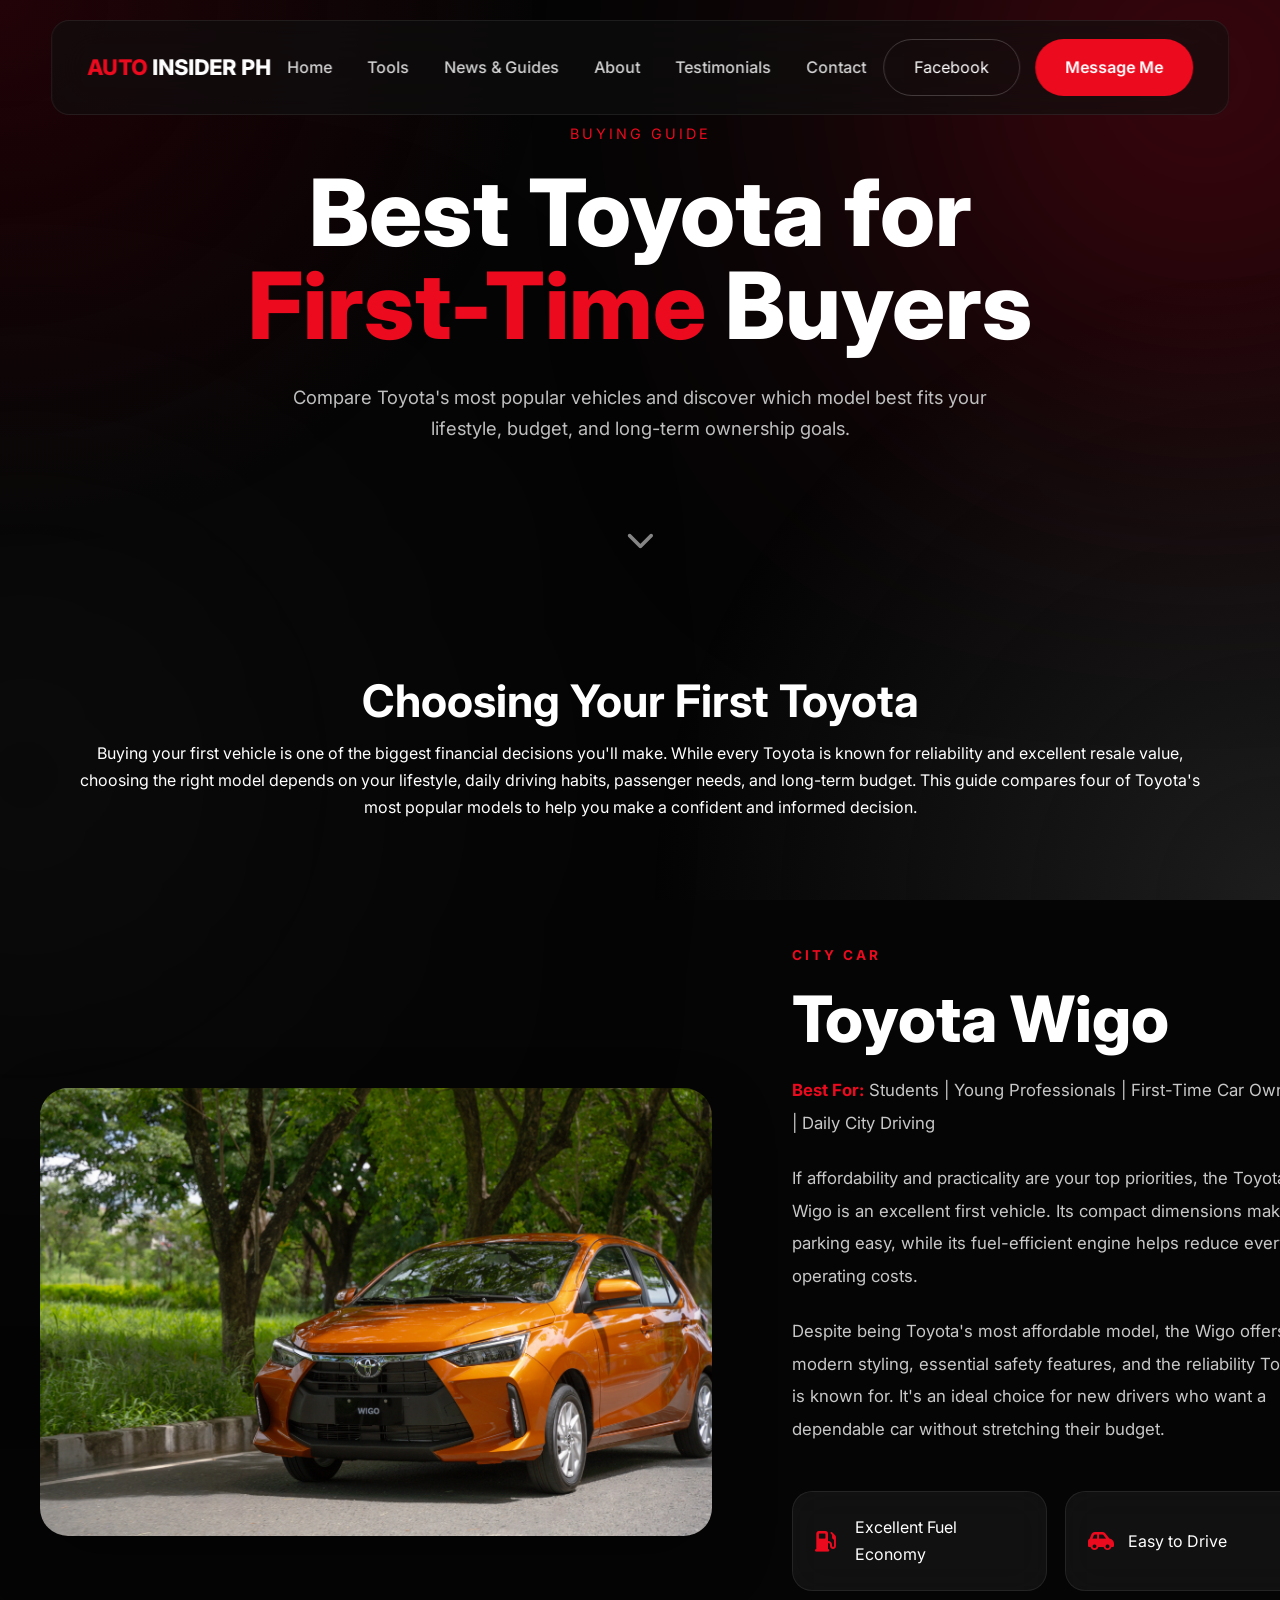
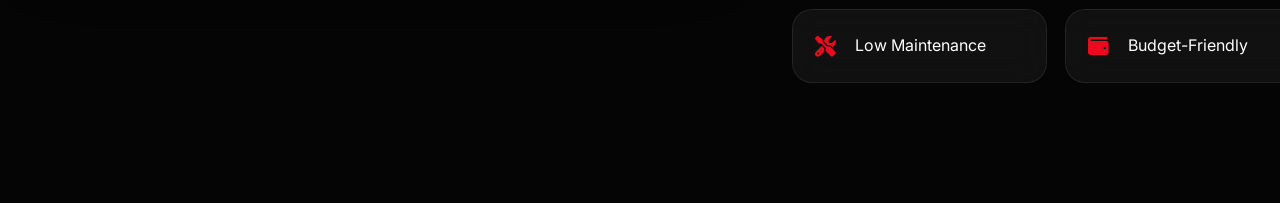
<file: buying-guide-first-time-buyer.html>
<!DOCTYPE html>
<html lang="en">

<head>
    <meta charset="UTF-8">
    <meta name="viewport" content="width=device-width, initial-scale=1.0">

    <title>Best Toyota for First-Time Buyers | Auto Insider PH</title>

    <meta name="description"
        content="Helping Filipinos make smarter car-buying decisions. Toyota Silang | Buying Guides | Calculators | Vehicle Releases | Automotive Consultant">

    <!-- Google Fonts -->
    <link rel="preconnect" href="https://fonts.googleapis.com">
    <link rel="preconnect" href="https://fonts.gstatic.com" crossorigin>

    <link
        href="https://fonts.googleapis.com/css2?family=Inter:wght@300;400;500;600;700;800&display=swap"
        rel="stylesheet">

    <!-- Font Awesome -->
    <link rel="stylesheet"
        href="https://cdnjs.cloudflare.com/ajax/libs/font-awesome/6.6.0/css/all.min.css">

    <!-- AOS -->
    <link href="https://unpkg.com/aos@2.3.4/dist/aos.css" rel="stylesheet">

    <!-- CSS -->
    <link rel="stylesheet" href="style.css">

</head>

<body>

<!-- ===================== -->
    <!-- Background Effects -->
    <!-- ===================== -->

    <div class="bg-gradient"></div>

    <div class="blur blur1"></div>
    <div class="blur blur2"></div>

    <!-- ===================== -->
    <!-- Navigation -->
    <!-- ===================== -->

<!-- ===================== -->
    <!-- Navigation -->
    <!-- ===================== -->

<header class="navbar">

    <div class="logo">

            <span class="logo-red">AUTO</span>

            <span class="logo-white">INSIDER PH</span>

    </div>

    <nav>

            <ul>

                <li><a href="index.html">Home</a></li>

                <li><a href="#tools">Tools</a></li>

                <li><a href="#releases">News &amp; Guides</a></li>

                <li><a href="#about">About</a></li>

                <li><a href="#testimonials">Testimonials</a></li>

                <li><a href="#contact">Contact</a></li>

            </ul>

    </nav>

    <div class="nav-buttons">

            <a href="https://www.facebook.com/vince.toyotasilang/" class="btn-outline">

                Facebook

            </a>

            <a href="https://www.facebook.com/vince.toyotasilang/" class="btn-primary">

                Message Me

            </a>

    </div>

    <div class="menu-btn" id="menuBtn">

        <i class="fa-solid fa-bars"></i>

    </div>

</header>

<!-- =====================
     MOBILE MENU
===================== -->

    <div class="mobile-menu" id="mobileMenu">

        <a href="index.html">Home</a>

        <a href="#tools">Tools</a>

        <a href="#releases">News &amp; Guides</a>

        <a href="#about">About</a>

        <a href="#testimonials">Testimonials</a>

        <a href="#contact">Contact</a>

    </div>

<!-- =====================
     HERO
===================== -->

<section class="article-hero">

    <div class="article-container">

        <span class="hero-tag">
            BUYING GUIDE
        </span>

        <h1>
        Best Toyota for 
        <span>First-Time</span>
        Buyers
        </h1>

        <p>
        Compare Toyota's most popular vehicles and discover which model best fits your lifestyle, budget, and long-term ownership goals.
        </p>

        <div class="hero-scroll">

        <i class="fa-solid fa-chevron-down"></i>

    </div>

</section>

<!-- ===========================
     ARTICLE SECTION
================================= -->

<section class="article-section">

    <div class="article-section-title">

        <h2>Choosing Your First Toyota</h2>

        <p>
        Buying your first vehicle is one of the biggest financial decisions you'll make. While every Toyota is known for reliability and excellent resale value, choosing the right model depends on your lifestyle, daily driving habits, passenger needs, and long-term budget.
        This guide compares four of Toyota's most popular models to help you make a confident and informed decision.
        </p>

    </div>

</section>

<section class="vehicle-section">

<!--TOYOTA WIGO-->

    <div class="vehicle-image">

            <img src="images/Wigo_Front(1).webp" alt="Toyota Wigo">

            </div>

        <div class="vehicle-info">

                <span class="vehicle-category">
                CITY CAR
                </span>

                <h2>Toyota Wigo</h2>

                <p class="vehicle-bestfor">
                <strong>Best For:</strong>
                Students | Young Professionals | First-Time Car Owners | Daily City Driving
                </p>

                <p>
                If affordability and practicality are your top priorities, the Toyota Wigo is an excellent first vehicle. Its compact dimensions make parking easy, while its fuel-efficient engine helps reduce everyday operating costs.
                </p>

                <p>
                Despite being Toyota's most affordable model, the Wigo offers modern styling, essential safety features, and the reliability Toyota is known for. It's an ideal choice for new drivers who want a dependable car without stretching their budget.
                </p>

                <div class="vehicle-highlights">

                    <div class="highlight">
                    <i class="fa-solid fa-gas-pump"></i>
                    Excellent Fuel Economy
                    </div>

                    <div class="highlight">
                    <i class="fa-solid fa-car-side"></i>
                    Easy to Drive
                    </div>

                    <div class="highlight">
                    <i class="fa-solid fa-screwdriver-wrench"></i>
                    Low Maintenance
                    </div>

                    <div class="highlight">
                    <i class="fa-solid fa-wallet"></i>
                    Budget-Friendly
                    </div>

        </div>

    </div>

<!--TOYOTA VIOS-->

</section>


<!-- ===================== -->
    <!-- Scripts -->
    <!-- ===================== -->

    <script src="https://unpkg.com/aos@2.3.4/dist/aos.js"></script>

    <script src="script.js"></script>

</body>
</file>
<file: style.css>
/* =========================================
   VINCE AUTO HUB
   PHASE 1
   style.css
========================================= */

/* ---------- RESET ---------- */

*{
    margin:0;
    padding:0;
    box-sizing:border-box;
}

html{
    scroll-behavior:smooth;
}

body{

    font-family:'Inter',sans-serif;

    background:#050505;

    color:#fff;

    overflow-x:hidden;

    line-height:1.7;

}

/* ---------- VARIABLES ---------- */

:root{

    --primary:#EB0A1E;
    --primary-light:#ff3045;

    --black:#050505;
    --card:#111111;
    --card2:#181818;

    --gray:#9d9d9d;

    --white:#ffffff;

    --glass:rgba(255,255,255,.05);

    --border:rgba(255,255,255,.08);

    --shadow:0 15px 40px rgba(0,0,0,.35);

}

/* ---------- SCROLLBAR ---------- */

::-webkit-scrollbar{

    width:10px;

}

::-webkit-scrollbar-track{

    background:#0b0b0b;

}

::-webkit-scrollbar-thumb{

    background:var(--primary);

    border-radius:20px;

}

/* ---------- BACKGROUND ---------- */

.bg-gradient{

    position:fixed;

    inset:0;

    background:
    radial-gradient(circle at top left,#220308,transparent 35%),
    radial-gradient(circle at bottom right,#1d1d1d,transparent 40%);

    z-index:-5;

}

.blur{

    position:fixed;

    width:450px;

    height:450px;

    filter:blur(180px);

    border-radius:50%;

    z-index:-4;

}

.blur1{

    background:#770616;

    top:-150px;

    right:-150px;

}

.blur2{

    background:#111;

    left:-200px;

    bottom:-100px;

}

/* ---------- LINKS ---------- */

a{

    text-decoration:none;

    color:inherit;

}

/* ---------- BUTTONS ---------- */

.btn-primary{

    background:var(--primary);

    color:#fff;

    padding:14px 30px;

    border-radius:999px;

    font-weight:600;

    transition:.35s;

    display:inline-flex;

    align-items:center;

    justify-content:center;

}

.btn-primary:hover{

    transform:translateY(-3px);

    background:var(--primary-light);

    box-shadow:0 15px 40px rgba(235,10,30,.3);

}

.btn-outline{

    border:1px solid rgba(255,255,255,.2);

    color:#fff;

    padding:14px 30px;

    border-radius:999px;

    transition:.35s;

}

.btn-outline:hover{

    background:rgba(255,255,255,.08);

}

/* ---------- NAVIGATION ---------- */

.navbar{

    position:fixed;

    top:20px;

    left:50%;

    transform:translateX(-50%);

    width:min(92%,1400px);

    padding:18px 35px;

    background:rgba(15,15,15,.6);

    backdrop-filter:blur(25px);

    border:1px solid rgba(255,255,255,.08);

    border-radius:18px;

    display:flex;

    align-items:center;

    justify-content:space-between;

    z-index:1000;

}

.logo{

    font-size:1.35rem;

    font-weight:800;

}

.logo-red{

    color:var(--primary);

}

.logo-white{

    color:#fff;

}

nav ul{

    display:flex;

    gap:35px;

    list-style:none;

}

nav a{

    color:#d6d6d6;

    transition:.3s;

    font-weight:500;

}

nav a:hover{

    color:#fff;

}

.nav-buttons{

    display:flex;

    gap:15px;

}

.menu-btn{

    display:none;

    font-size:1.5rem;

}

/* ---------- HERO ---------- */

.hero{

    min-height:100vh;

    display:flex;

    justify-content:center;

    align-items:center;

    text-align:center;

    padding:120px 8% 80px;

}

.hero-content{

    max-width:900px;

    margin:auto;

}

.hero-tag{

    display:inline-block;

    color:var(--primary);

    letter-spacing:3px;

    margin-bottom:20px;

    font-size:.9rem;

}

.hero h1{

    font-size:5.8rem;

    line-height:1;

    margin-bottom:30px;

    font-weight:800;

}

.hero h1 span{

    color:var(--primary);

}

.hero p{

    max-width:700px;

    margin:auto;

    margin-bottom:40px;

    color:#bfbfbf;

    font-size:1.15rem;

}

.hero-buttons{

    display:flex;

    gap:18px;

    justify-content:center;

}

.hero-scroll{

    display: flex;

    justify-content: center;

    align-items: center;

    margin-top: 80px;

    font-size: 1.8rem;

    color: rgba(255, 255, 255, 0.65);

    animation: bounce 2s infinite;

    opacity: .8;

    transition: opacity .3s ease;

}

@keyframes bounce {

    0%, 100% {
        transform: translateY(0);
    }

    50% {
        transform: translateY(12px);
    }

}

/* ---------- STATS ---------- */

.stats{

    display:grid;

    grid-template-columns:repeat(4,1fr);

    gap:25px;

    width:min(1200px,90%);

    margin:auto;

    margin-top:-60px;

    position:relative;

    z-index:5;

}

.stat-card{

    background:var(--glass);

    backdrop-filter:blur(20px);

    border:1px solid var(--border);

    border-radius:18px;

    padding:35px;

    text-align:center;

    transition:.35s;

}

.stat-card:hover{

    transform:translateY(-8px);

}

.stat-card h2{

    color:var(--primary);

    font-size:2rem;

}

.stat-card p{

    color:#c4c4c4;

}

/* ---------- SECTION ---------- */

.section{

    width:min(1300px,90%);

    margin:130px auto;

}

.section-title{

    margin-bottom:60px;

}

.section-title span{

    color:var(--primary);

    letter-spacing:2px;

    font-size:.85rem;

}

.section-title h2{

    font-size:2.8rem;

    margin-top:10px;

}

/* ---------- GENERIC GRID ---------- */

.cards,
.vehicle-grid,
.tool-grid,
.release-grid{

    display:grid;

    grid-template-columns:repeat(auto-fit,minmax(260px,1fr));

    gap:28px;

}

/* ---------- CARD ---------- */

.card,
.vehicle-card,
.tool-card,
.release-card{

    background:var(--card);

    border:1px solid var(--border);

    border-radius:22px;

    overflow:hidden;

    transition:.35s;

}

.card:hover,
.vehicle-card:hover,
.tool-card:hover,
.release-card:hover{

    transform:translateY(-12px);

    border-color:rgba(235,10,30,.4);

}

.card{

    padding:40px;

}

.card i{

    font-size:2.2rem;

    color:var(--primary);

    margin-bottom:25px;

}

.card h3{

    margin-bottom:12px;

}

.card p{

    color:#bdbdbd;

}

/* ---------- VEHICLE ---------- */

.vehicle-card img{

    width:100%;

    height:220px;

    object-fit:cover;

}

.vehicle-card h3{

    padding:25px 25px 10px;

}

.vehicle-card p{

    padding:0 25px 30px;

    color:#bfbfbf;

}

/* ------------ NEW RELEASE CARD ---------- */

.release-card{

    text-decoration:none;

    color:inherit;

}

.release-card p{

    margin-top:12px;

    color:#B6B6B6;

    line-height:1.7;

    font-size:.95rem;

}

.read-more{

    display:inline-flex;

    align-items:center;

    gap:8px;

    margin-top:20px;

    color:#EB0A1E;

    font-weight:600;

}

.release-card:hover .read-more{

    gap:14px;

    transition:.3s;

}

/* ---------- TOOLS ---------- */

.tool-card{

    padding:45px 30px;

    text-align:center;

}

.tool-card i{

    font-size:3rem;

    color:var(--primary);

    margin-bottom:25px;

}

/* ---------- RELEASE ---------- */

.release-card img{

    width:100%;

    height:220px;

    object-fit:cover;

}

.release-card div{

    padding:25px;

}

.release-card span{

    color:var(--primary);

    font-size:.8rem;

}

.release-card h3{

    margin-top:10px;

}

/* ---------- TESTIMONIAL ---------- */

.testimonial{

    background:var(--glass);

    padding:60px;

    border-radius:25px;

    border:1px solid var(--border);

    text-align:center;

    color:#bdbdbd;

}

/* ---------- CTA ---------- */

.cta{

    width:min(1200px,90%);

    margin:120px auto;

    text-align:center;

    padding:80px 40px;

    border-radius:30px;

    background:
    linear-gradient(135deg,#151515,#0d0d0d);

    border:1px solid rgba(255,255,255,.08);

}

.cta h2{

    font-size:3rem;

    margin-bottom:20px;

}

.cta p{

    max-width:700px;

    margin:auto;

    color:#bdbdbd;

    margin-bottom:35px;

}

/* ---------- FOOTER ---------- */

footer{

    border-top:1px solid rgba(255,255,255,.08);

    padding:70px 8%;

}

.footer-grid{

    display:grid;

    grid-template-columns:2fr 1fr 1fr;

    gap:40px;

}

footer h3,
footer h4{

    margin-bottom:18px;

}

footer p{

    color:#bdbdbd;

}

footer a{

    display:block;

    margin-bottom:10px;

    color:#bdbdbd;

    transition:.3s;

}

footer a:hover{

    color:#fff;

}

.copyright{

    margin-top:60px;

    text-align:center;

    color:#888;

    font-size:.9rem;

}

/* ---------- RESPONSIVE ---------- */

@media(max-width:1100px){

.hero h1{

font-size:3.5rem;

}

.hero-car{

opacity:.25;

width:90%;

}

nav{

display:none;

}

.nav-buttons{

display:none;

}

.menu-btn{

display:block;

}

.stats{

grid-template-columns:repeat(2,1fr);

}

}

@media(max-width:768px){

.hero{

text-align:center;

}

.hero-content{

max-width:100%;

}

.hero-buttons{

justify-content:center;

flex-wrap:wrap;

}

.hero h1{

font-size:2.7rem;

}

.stats{

grid-template-columns:1fr;

}

.section-title h2{

font-size:2rem;

}

.footer-grid{

grid-template-columns:1fr;

text-align:center;

}

.cta h2{

font-size:2rem;

}

}

/* ========================================
   MOBILE MENU
======================================== */

.mobile-menu{

    position:fixed;

    top:90px;

    right:35px;

    width:280px;

    background:rgba(12,12,12,.95);

    backdrop-filter:blur(20px);

    border:1px solid rgba(255,255,255,.08);

    border-radius:18px;

    display:flex;

    flex-direction:column;

    overflow:hidden;

    opacity:0;

    visibility:hidden;

    transform:translateY(-15px);

    transition:.3s;

    z-index:999;

}

.mobile-menu.active{

    opacity:1;

    visibility:visible;

    transform:translateY(0);

}

.mobile-menu a{

    padding:18px 25px;

    color:#fff;

    border-bottom:1px solid rgba(255,255,255,.06);

    transition:.3s;

}

.mobile-menu a:last-child{

    border-bottom:none;

}

.mobile-menu a:hover{

    background:rgba(235,10,30,.12);

    color:#EB0A1E;

}

@media(max-width:768px){

.mobile-menu{

right:15px;

width:calc(100% - 30px);

}

}


/* =========================================
   CALCULATOR PAGE
========================================= */

.calculator-hero{

    padding:160px 8% 70px;

    text-align:center;

}

.calculator-container{

    max-width:850px;

    margin:auto;

}

.calculator-hero h1{

    font-size:3.8rem;

    margin-bottom:20px;

    color:#ffffff;

}

.calculator-hero p{

    color:#bdbdbd;

    font-size:1.1rem;

    line-height:1.8;

}

/* ========================================= */

.calculator-section{

    display:flex;

    justify-content:center;

    padding:20px 8%;

}

.calculator-card{

    width:100%;

    max-width:900px;

    background:rgba(20,20,20,.85);

    border:1px solid rgba(255,255,255,.08);

    border-radius:24px;

    padding:40px;

    backdrop-filter:blur(20px);

    box-shadow:0 20px 50px rgba(0,0,0,.35);

}

.form-group{

    display:flex;

    flex-direction:column;

    margin-bottom:25px;

}

.form-group label{

    margin-bottom:10px;

    color:#d9d9d9;

    font-weight:600;

}

.form-group input,

.form-group select{

    background:#111;

    border:1px solid rgba(255,255,255,.08);

    border-radius:14px;

    padding:15px 18px;

    color:white;

    font-size:1rem;

    transition:.3s;

}

.form-group input:focus,

.form-group select:focus{

    outline:none;

    border-color:#EB0A1E;

    box-shadow:0 0 15px rgba(235,10,30,.25);

}

/* ========================================= */

.results-section{

    display:flex;

    justify-content:center;

    padding:40px 8%;

}

.results-card{

    width:100%;

    max-width:900px;

    background:#141414;

    border-radius:24px;

    padding:40px;

    border:1px solid rgba(255,255,255,.08);

}

.results-card h2{

    margin-bottom:35px;

    font-size:2rem;

}

.result-row{

    display:flex;

    justify-content:space-between;

    padding:18px 0;

    border-bottom:1px solid rgba(255,255,255,.06);

}

.result-row span{

    color:#bdbdbd;

}

.result-row strong{

    color:white;

    font-size:1.1rem;

}

.total{

    margin-top:15px;

    padding-top:25px;

    border-top:2px solid #EB0A1E;

    border-bottom:none;

}

.total strong{

    color:#EB0A1E;

    font-size:2rem;

}

/* ========================================= */

.next-step{

    padding:40px 8% 100px;

    text-align:center;

}

.next-step h2{

    font-size:2.8rem;

    margin-bottom:15px;

}

.next-step p{

    color:#bdbdbd;

    margin-bottom:35px;

}

.next-buttons{

    display:flex;

    justify-content:center;

    gap:20px;

    flex-wrap:wrap;

}

.next-buttons a{

    min-width:260px;

    padding:18px 28px;

    border-radius:16px;

    text-decoration:none;

    font-weight:600;

    display:flex;

    justify-content:center;

    align-items:center;

    gap:10px;

    transition:.3s;

}

/* =========================================
   CALL TO ACTION BUTTONS
========================================= */

.next-buttons .primary-btn{

    background:linear-gradient(
        135deg,
        #EB0A1E,
        #B50014
    );

    color:#fff;

    border:none;

    box-shadow:0 12px 30px rgba(235,10,30,.25);

}

.next-buttons .primary-btn:hover{

    transform:translateY(-3px);

    box-shadow:0 18px 40px rgba(235,10,30,.35);

}

.next-buttons .secondary-btn{

    background:rgba(255,255,255,.04);

    color:#fff;

    border:1px solid rgba(255,255,255,.12);

    backdrop-filter:blur(12px);

}

.next-buttons .secondary-btn:hover{

    background:rgba(255,255,255,.08);

    border-color:#EB0A1E;

    transform:translateY(-3px);

}

@media(max-width:768px){

.calculator-hero{

padding:130px 25px 50px;

}

.calculator-hero h1{

font-size:2.5rem;

}

.calculator-card{

padding:25px;

}

.results-card{

padding:25px;

}

.result-row{

flex-direction:column;

gap:8px;

}

.total strong{

font-size:1.6rem;

}

.next-step h2{

font-size:2rem;

}

}

/* =========================================
   CALCULATE BUTTON
========================================= */

.calculate-btn{

    width:100%;

    margin-top:15px;

    padding:18px;

    border:none;

    border-radius:16px;

    background:linear-gradient(
        135deg,
        #EB0A1E,
        #B50014
    );

    color:#fff;

    font-size:1.05rem;

    font-weight:700;

    cursor:pointer;

    display:flex;

    justify-content:center;

    align-items:center;

    gap:12px;

    transition:.3s;

    box-shadow:
        0 12px 30px rgba(235,10,30,.25);

}

.calculate-btn:hover{

    transform:translateY(-3px);

    box-shadow:
        0 20px 45px rgba(235,10,30,.35);

}

.calculate-btn:active{

    transform:scale(.98);

}

.calculate-btn i{

    font-size:1.2rem;

}

.monthly-result{

    display:flex;

    flex-direction:column;

    align-items: flex-end;

}

.monthly-result span{

    margin-top:8px;

    font-size:.9rem;

    color:#9a9a9a;

    font-weight:400;

}

.quotation-note {
    margin-top: 12px;
    text-align: center;
    font-size: 0.85rem;
    color: #6b7280;
    line-height: 1.5;
    max-width: 500px;
    margin-left: auto;
    margin-right: auto;
}

.tool-card {
    display: flex;
    flex-direction: column;
    text-decoration: none;
    color: inherit;
}

/*=========================================
Testimonial Grid
=========================================*/

.testimonial-grid {
    display: grid;
    grid-template-columns: repeat(auto-fit, minmax(300px, 1fr));
    gap: 30px;
    margin-top: 50px;
}

.testimonial-card {
    background: rgba(255, 255, 255, 0.12);
    backdrop-filter: blur(18px);
    -webkit-backdrop-filter: blur(18px);

    border: 1px solid rgba(255, 255, 255, 0.25);
    border-radius: 20px;

    padding: 30px;
    text-align: center;

    box-shadow:
        0 8px 32px rgba(0, 0, 0, 0.12),
        inset 0 1px 1px rgba(255, 255, 255, 0.35);

    transition: all .35s ease;
}

.testimonial-card:hover {
    transform: translateY(-10px);
    background: rgba(255, 255, 255, 0.18);

    border-color: rgba(235, 10, 30, 0.35);

    box-shadow:
        0 20px 45px rgba(0,0,0,.18),
        0 0 30px rgba(235,10,30,.12);
}

.testimonial-card img {
    width: 90px;
    height: 90px;

    border-radius: 50%;
    object-fit: cover;

    margin-bottom: 18px;

    border: 3px solid rgba(255,255,255,.45);

    box-shadow:
        0 8px 20px rgba(0,0,0,.15);
}

.testimonial-card h3 {
    color: white;
    font-weight: 600;
    margin-bottom: 15px;
}

.testimonial-card {
    color: #6b7280;
    line-height: 1.7;
    font-style: italic;
}

.review {
    color: rgba(255,255,255,.9);
    line-height: 1.8;
    font-size: .97rem;
}

/* ===========================
   ARTICLE HERO
=========================== */

.article-hero{

    display:flex;

    justify-content:center;

    align-items:center;

    text-align:center;

    padding:120px 8% 40px;

}

.article-container{

    max-width:900px;

    margin:auto;

}

.article-hero h1{

    font-size:5.8rem;

    line-height:1;

    margin-bottom:30px;

    font-weight:800;

}

.article-hero h1 span{

    color:var(--primary);

}

.article-hero p{

    max-width:700px;

    margin:auto;

    margin-bottom:40px;

    color:#bfbfbf;

    font-size:1.15rem;

}

/* ===========================
   VEHICLE SECTION
=========================== */

.article-section{ 

    width: min(1300px,90%);

    margin: 70px auto 120px;
}

.article-section-title{

    margin-bottom: 60px;

    text-align: center;
}

.article-section-title h2{

    font-size: 2.8rem;

    margin-top:10px;
}

.vehicle-section{

    max-width: 1400px;

    margin: 120px auto;

    padding: 0 40px;

    display: grid;

    grid-template-columns: 56% 44%;

    gap: 80px;

    align-items: center;

    box-sizing: border-box;

}

/* ===========================
   VEHICLE SECTION - IMAGE
=========================== */

.vehicle-image{

    position: relative;

}

.vehicle-image img{

    width: 100%;

    display: block;

    border-radius: 28px;

    object-fit: cover;

    box-shadow:
        0 25px 60px rgba(0,0,0,.35);

    transition: transform .5s ease;

}

.vehicle-image:hover img{

    transform: scale(1.02);

}

/* ===========================
   VEHICLE SECTION - INFO
=========================== */

.vehicle-info{

    max-width: 620px;

}

/* ===========================
   VEHICLE SECTION - CATEGORY
=========================== */

.vehicle-category{

    display: inline-block;

    color: #EB0A1E;

    font-size: .85rem;

    font-weight: 700;

    letter-spacing: 3px;

    text-transform: uppercase;

    margin-bottom: 18px;

}

/* ===========================
   VEHICLE SECTION - VEHICLE NAME
=========================== */

.vehicle-info h2{

    font-size: clamp(2.6rem,5vw,4rem);

    line-height: 1.05;

    margin-bottom: 22px;

    font-weight: 800;

}

.vehicle-bestfor{

    color: #FFFFFF;

    font-size: 1.05rem;

    margin-bottom: 28px;

    line-height: 1.8;

}

.vehicle-bestfor strong{

    color: #EB0A1E;

}

/* ===========================
   VEHICLE SECTION - DESCRIPTION
=========================== */

.vehicle-info p{

    color: #C8C8C8;

    line-height: 1.95;

    font-size: 1.05rem;

    margin-bottom: 22px;

}

/* ===========================
   VEHICLE SECTION - HIGHLIGHTS GRID
=========================== */

.vehicle-highlights{

    display: grid;

    grid-template-columns: repeat(2,1fr);

    gap: 18px;

    margin-top: 45px;

}

.highlight{

    display: flex;

    align-items: center;

    gap: 14px;

    padding: 22px;

    border-radius: 20px;

    background: rgba(255,255,255,.05);

    backdrop-filter: blur(18px);

    border: 1px solid rgba(255,255,255,.08);

    transition: .3s ease;

}

.highlight:hover{

    transform: translateY(-6px);

    border-color: rgba(235,10,30,.45);

    background: rgba(255,255,255,.08);

}

.highlight i{

    color: #EB0A1E;

    font-size: 1.3rem;

    min-width: 26px;

}

/* ===========================
   VEHICLE SECTION - MOBILE VIEW
=========================== */

@media (max-width: 992px){

    .vehicle-section{

        grid-template-columns: 1fr;

        gap: 45px;

        padding: 0 24px;

        margin: 80px auto;

    }

    .vehicle-info{

        max-width: 100%;

    }

    .vehicle-info h2{

        font-size: 2.6rem;

    }

    .vehicle-highlights{

        grid-template-columns: 1fr;

    }

}
</file>
